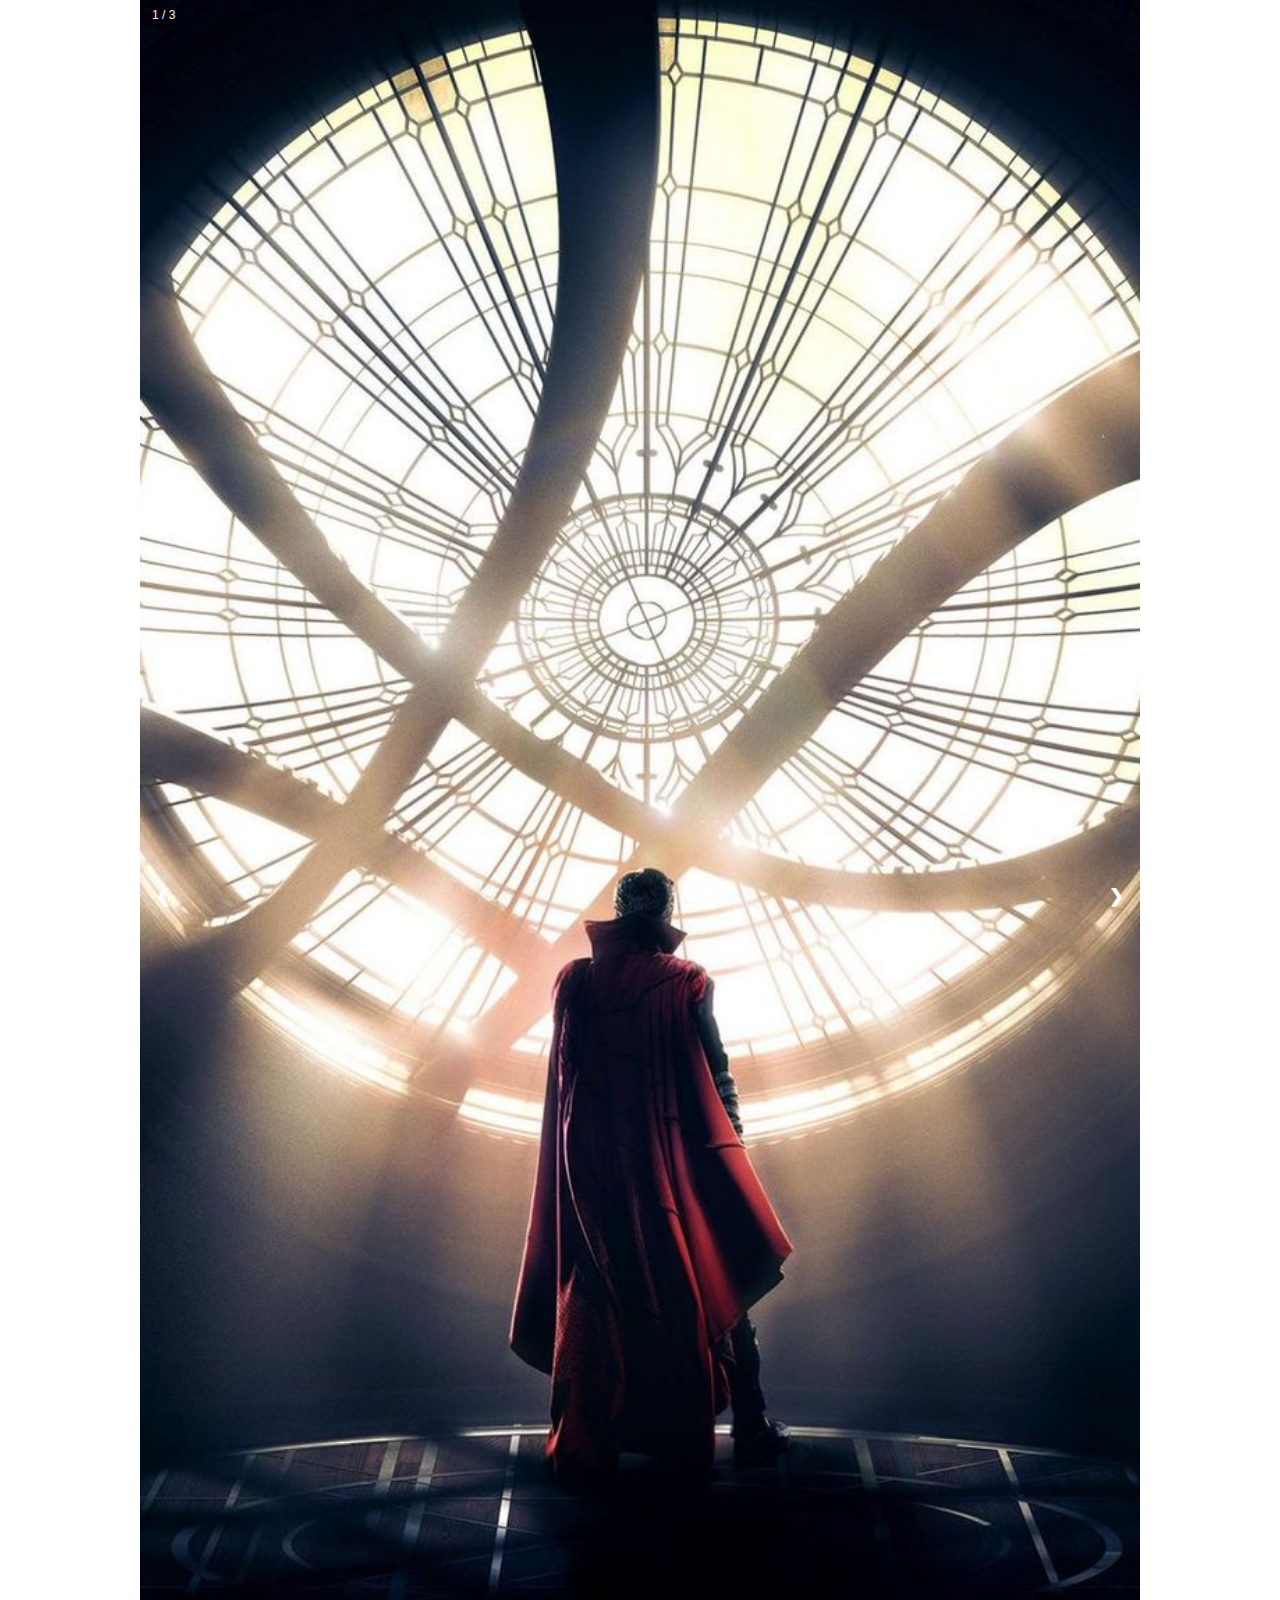
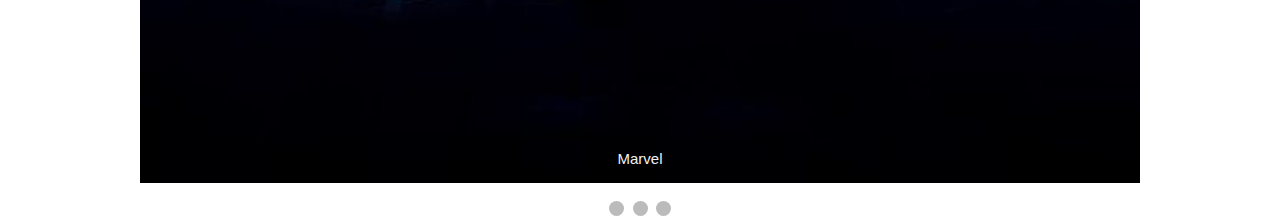
<file: action.html>
<!DOCTYPE html>
<html>

<head>
    <meta name="viewport" content="width=device-width, initial-scale=1">
    <style>
        * {
            box-sizing: border-box
        }
        
        body {
            font-family: Verdana, sans-serif;
            margin: 0
        }
        
        .mySlides {
            display: none
        }
        
        img {
            vertical-align: middle;
        }
        /* Slideshow container */
        
        .slideshow-container {
            max-width: 1000px;
            position: relative;
            margin: auto;
        }
        /* Next & previous buttons */
        
        .prev,
        .next {
            cursor: pointer;
            position: absolute;
            top: 50%;
            width: auto;
            padding: 16px;
            margin-top: -22px;
            color: white;
            font-weight: bold;
            font-size: 18px;
            transition: 0.6s ease;
            border-radius: 0 3px 3px 0;
            user-select: none;
        }
        /* Position the "next button" to the right */
        
        .next {
            right: 0;
            border-radius: 3px 0 0 3px;
        }
        /* On hover, add a black background color with a little bit see-through */
        
        .prev:hover,
        .next:hover {
            background-color: rgba(0, 0, 0, 0.8);
        }
        /* Caption text */
        
        .text {
            color: #f2f2f2;
            font-size: 15px;
            padding: 8px 12px;
            position: absolute;
            bottom: 8px;
            width: 100%;
            text-align: center;
        }
        /* Number text (1/3 etc) */
        
        .numbertext {
            color: #f2f2f2;
            font-size: 12px;
            padding: 8px 12px;
            position: absolute;
            top: 0;
        }
        /* The dots/bullets/indicators */
        
        .dot {
            cursor: pointer;
            height: 15px;
            width: 15px;
            margin: 0 2px;
            background-color: #bbb;
            border-radius: 50%;
            display: inline-block;
            transition: background-color 0.6s ease;
        }
        
        .active,
        .dot:hover {
            background-color: #717171;
        }
        /* Fading animation */
        
        .fade {
            animation-name: fade;
            animation-duration: 1.5s;
        }
        
        @keyframes fade {
            from {
                opacity: .4
            }
            to {
                opacity: 1
            }
        }
        /* On smaller screens, decrease text size */
        
        @media only screen and (max-width: 300px) {
            .prev,
            .next,
            .text {
                font-size: 11px
            }
        }
    </style>
</head>

<body>

    <div class="slideshow-container">

        <div class="mySlides fade">
            <div class="numbertext">1 / 3</div>
            <img src="img/Marvel.jpeg" style="width:100%">
            <div class="text">Marvel</div>
        </div>

        <div class="mySlides fade">
            <div class="numbertext">2 / 3</div>
            <img src="img/BirdsOfPrey.jpeg" style="width:100%">
            <div class="text">Birds Of Prey</div>
        </div>

        <div class="mySlides fade">
            <div class="numbertext">3 / 3</div>
            <img src="img/6.jpg" style="width:100%">
            <div class="text">Dog Shark</div>
        </div>

        <a class="prev" onclick="plusSlides(-1)">❮</a>
        <a class="next" onclick="plusSlides(1)">❯</a>

    </div>
    <br>

    <div style="text-align:center">
        <span class="dot" onclick="currentSlide(1)"></span>
        <span class="dot" onclick="currentSlide(2)"></span>
        <span class="dot" onclick="currentSlide(3)"></span>
    </div>

    <script>
        let slideIndex = 0;
        showSlides();

        function showSlides() {
            let i;
            let slides = document.getElementsByClassName("mySlides");
            for (i = 0; i < slides.length; i++) {
                slides[i].style.display = "none";
            }
            slideIndex++;
            if (slideIndex > slides.length) {
                slideIndex = 1
            }
            slides[slideIndex - 1].style.display = "block";
            setTimeout(showSlides, 2000); // Change image every 2 seconds
        }
    </script>

</body>

</html>
</file>
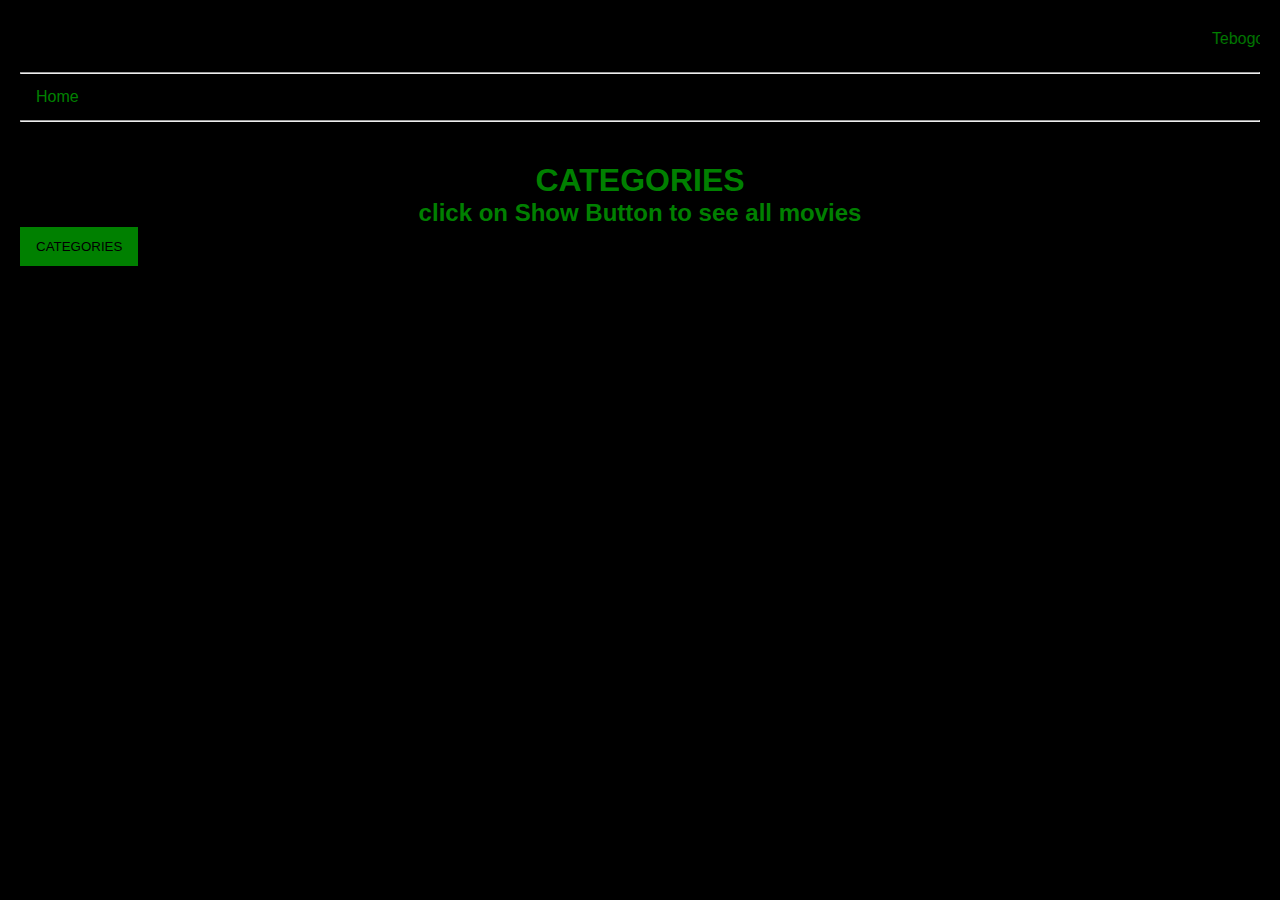
<file: category.html>
<!DOCTYPE html>
<html>

<head>
    <meta name="viewport" content="width=device-width, initial-scale=1.0">
    <meta charset='utf-8'>
    <title>NetAddiction</title>
    <link rel="stylesheet" href="css/Styles.css" />
    <script src="js/scriptT.js"></script>

</head>

<div class="c2">
    <marquee>
        <p>Tebogo Rose Mokokong</p>
    </marquee>
</div>

<body>
    <header>
        <div class="nav">
            <hr/>
            <nav>

                <ul>
                    <li><a href="index.html">Home</a></li>

                </ul>

            </nav>
            <hr/>
        </div>
        <h1 class="headh1">CATEGORIES</h1>
        <h2 class="headh1">click on Show Button to see all movies</h2>

        <button class="nbtn" onclick="filterSelection('all')">CATEGORIES</button>

    </header>


    <!-- movie upload code  -->
    <div class="cards">
        <a href="comedy.html" download>
            <div class="row">
                <div class="column nature">
                    <div class="content">
                        <img src="img/MrAndMrsSmith.jpeg" alt="Mountains" style="width:100%">
                        <h4>COMEDY</h4>

                    </div>
        </a>
        </div>
        <a href="horror.html" download>
            <div class="column nature">
                <div class="content">
                    <img src="img/HarryPotter.jpeg" alt="Lights" style="width:100%">
                    <h4>HORROR</h4>
                </div>
            </div>
            <a href="action.html" download>
                <div class="column nature">
                    <div class="content">
                        <img src="img/Marvel.jpeg" alt="Nature" style="width:100%">
                        <h4>ACTION</h4>
                    </div>
                </div>
                </div>

</body>

<footer>

</footer>

</html>
</file>
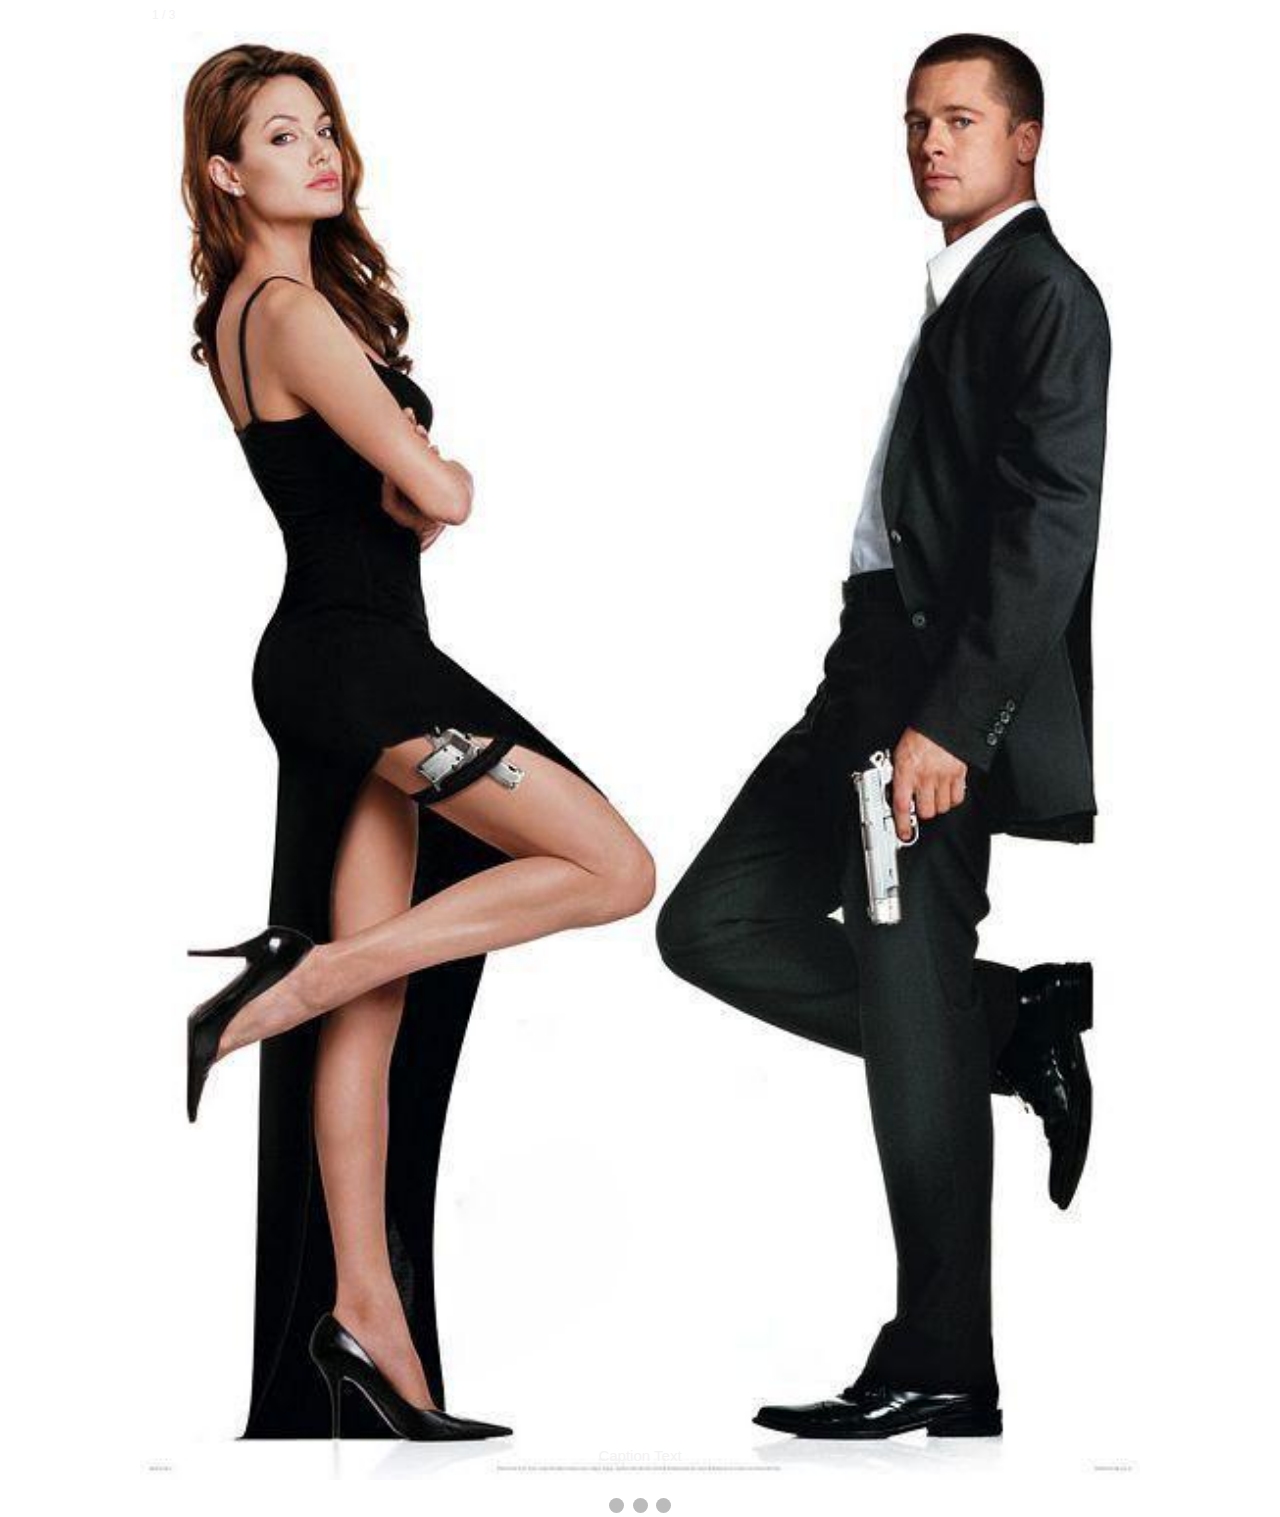
<file: comedy.html>
<!DOCTYPE html>
<html>

<head>
    <meta name="viewport" content="width=device-width, initial-scale=1">
    <style>
        * {
            box-sizing: border-box
        }
        
        body {
            font-family: Verdana, sans-serif;
            margin: 0
        }
        
        .mySlides {
            display: none
        }
        
        img {
            vertical-align: middle;
        }
        /* Slideshow container */
        
        .slideshow-container {
            max-width: 1000px;
            position: relative;
            margin: auto;
        }
        /* Next & previous buttons */
        
        .prev,
        .next {
            cursor: pointer;
            position: absolute;
            top: 50%;
            width: auto;
            padding: 16px;
            margin-top: -22px;
            color: white;
            font-weight: bold;
            font-size: 18px;
            transition: 0.6s ease;
            border-radius: 0 3px 3px 0;
            user-select: none;
        }
        /* Position the "next button" to the right */
        
        .next {
            right: 0;
            border-radius: 3px 0 0 3px;
        }
        /* On hover, add a black background color with a little bit see-through */
        
        .prev:hover,
        .next:hover {
            background-color: rgba(0, 0, 0, 0.8);
        }
        /* Caption text */
        
        .text {
            color: #f2f2f2;
            font-size: 15px;
            padding: 8px 12px;
            position: absolute;
            bottom: 8px;
            width: 100%;
            text-align: center;
        }
        /* Number text (1/3 etc) */
        
        .numbertext {
            color: #f2f2f2;
            font-size: 12px;
            padding: 8px 12px;
            position: absolute;
            top: 0;
        }
        /* The dots/bullets/indicators */
        
        .dot {
            cursor: pointer;
            height: 15px;
            width: 15px;
            margin: 0 2px;
            background-color: #bbb;
            border-radius: 50%;
            display: inline-block;
            transition: background-color 0.6s ease;
        }
        
        .active,
        .dot:hover {
            background-color: #717171;
        }
        /* Fading animation */
        
        .fade {
            animation-name: fade;
            animation-duration: 1.5s;
        }
        
        @keyframes fade {
            from {
                opacity: .4
            }
            to {
                opacity: 1
            }
        }
        /* On smaller screens, decrease text size */
        
        @media only screen and (max-width: 300px) {
            .prev,
            .next,
            .text {
                font-size: 11px
            }
        }
    </style>
</head>

<body>

    <div class="slideshow-container">

        <div class="mySlides fade">
            <div class="numbertext">1 / 3</div>
            <img src="img/MrAndMrsSmith.jpeg" style="width:100%">
            <div class="text">Caption Text</div>
        </div>

        <div class="mySlides fade">
            <div class="numbertext">2 / 3</div>
            <img src="img/KissingBooth.jpeg" style="width:100%">
            <div class="text">Caption Two</div>
        </div>

        <div class="mySlides fade">
            <div class="numbertext">3 / 3</div>
            <img src="img/Moana.jpeg" style="width:100%">
            <div class="text">Caption Three</div>
        </div>

        <a class="prev" onclick="plusSlides(-1)">❮</a>
        <a class="next" onclick="plusSlides(1)">❯</a>

    </div>
    <br>

    <div style="text-align:center">
        <span class="dot" onclick="currentSlide(1)"></span>
        <span class="dot" onclick="currentSlide(2)"></span>
        <span class="dot" onclick="currentSlide(3)"></span>
    </div>

    <script>
        let slideIndex = 0;
        showSlides();

        function showSlides() {
            let i;
            let slides = document.getElementsByClassName("mySlides");
            for (i = 0; i < slides.length; i++) {
                slides[i].style.display = "none";
            }
            slideIndex++;
            if (slideIndex > slides.length) {
                slideIndex = 1
            }
            slides[slideIndex - 1].style.display = "block";
            setTimeout(showSlides, 2000); // Change image every 2 seconds
        }
    </script>

</body>

</html>
</file>
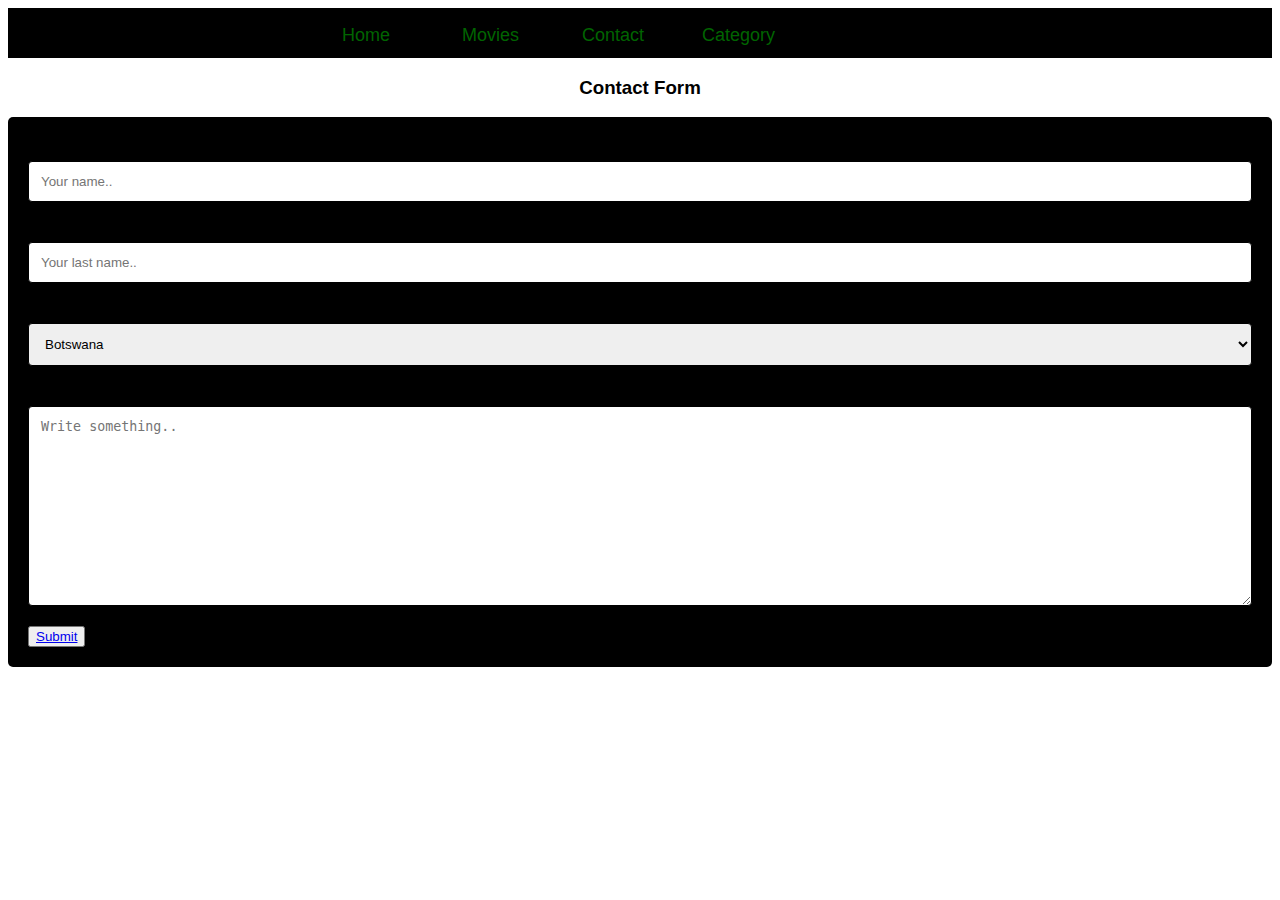
<file: contact.html>
<!DOCTYPE html>
<html>

<head>
    <meta name="viewport" content="width=device-width, initial-scale=1">
    <meta charset='utf-8'>
    <title>NetAddiction</title>
    <link rel="stylesheet" href="css/contact.css" />
    <script src="js/script.js"></script>
    <style>
        body {
            font-family: Arial, Helvetica, sans-serif;
        }
        
        * {
            box-sizing: border-box;
        }
        
        input[type=text],
        select,
        textarea {
            width: 100%;
            padding: 12px;
            border: 1px solid #000;
            border-radius: 4px;
            box-sizing: border-box;
            margin-top: 6px;
            margin-bottom: 16px;
            resize: vertical;
        }
        
        input[type=submit] {
            background-color: DarkGreen;
            color: black;
            padding: 12px 20px;
            border: none;
            border-radius: 4px;
            cursor: pointer;
        }
        
        input[type=submit]:hover {
            background-color: DarkGreen;
        }
        
        .container {
            border-radius: 5px;
            background-color: Black;
            padding: 20px;
        }
    </style>
</head>

<header>
    <div class="header">

        <ul>
            <li><a href="index.html">Home</a></li>
            <li><a href="movies.html">Movies</a></li>
            <li><a href="contact.html">Contact</a></li>
            <li><a href="category.html">Category</a></li>
        </ul>
    </div>

</header>


<body>

    <Center>
        <h3>Contact Form</h3>
    </Center>

    <div class="container">
        <form action="/action_page.php">
            <label for="fname">First Name</label>
            <input type="text" id="fname" name="firstname" placeholder="Your name..">

            <label for="lname">Last Name</label>
            <input type="text" id="lname" name="lastname" placeholder="Your last name..">

            <label for="country">Country</label>
            <select id="country" name="country">
      <option value="australia">Botswana</option>
      <option value="canada">South Africa</option>
      <option value="usa">Zimbabwe</option>
    </select>

            <label for="subject">Subject</label>
            <textarea id="subject" name="subject" placeholder="Write something.." style="height:200px"></textarea>

            <button>
                <a input type="submit" value="Submit" href="ThankYou.html">Submit</a>
            </button>
        </form>
    </div>

</body>

</html>
</file>
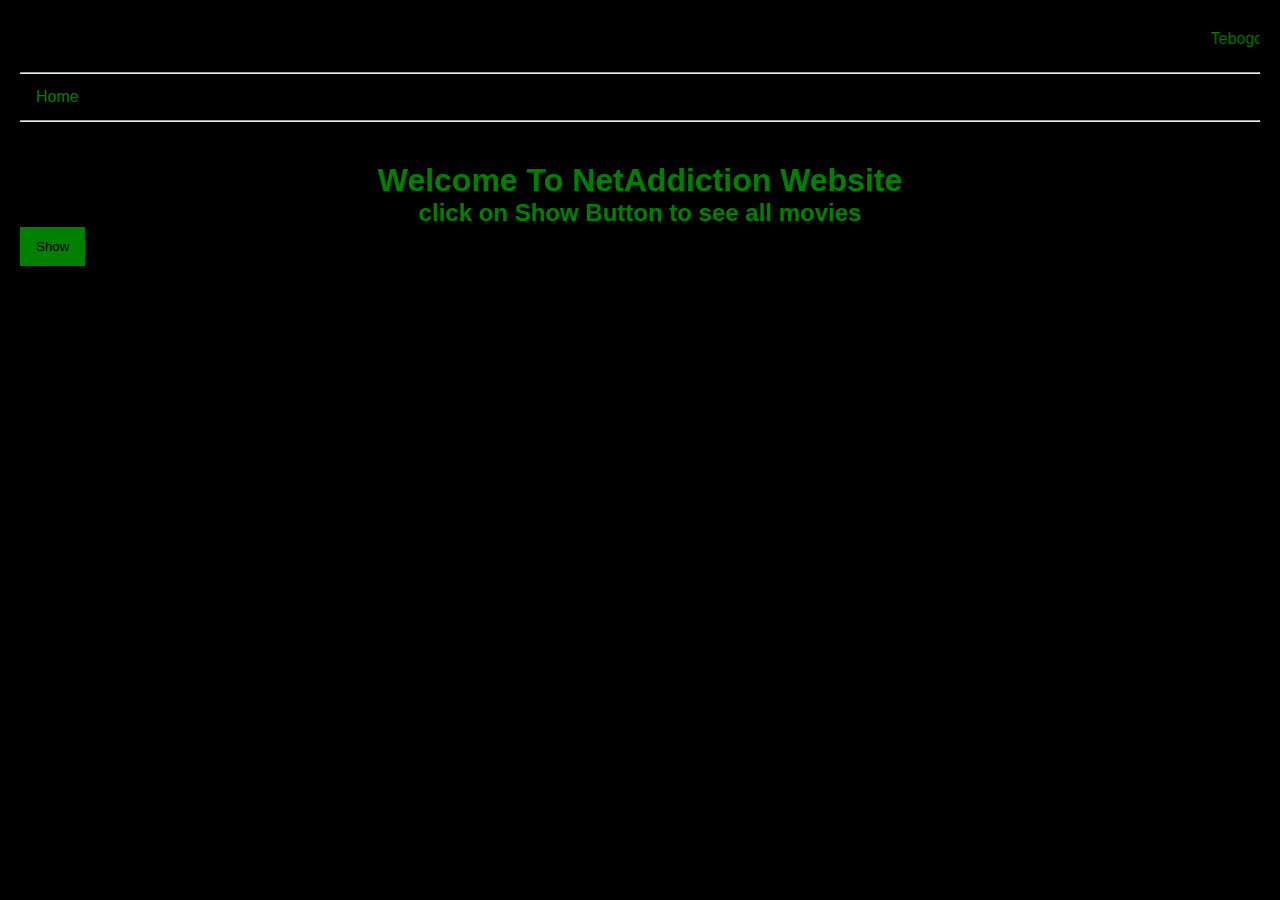
<file: home.html>
<!DOCTYPE html>
<html>

<head>
    <meta name="viewport" content="width=device-width, initial-scale=1.0">
    <meta charset='utf-8'>
    <title>NetAddiction</title>
    <link rel="stylesheet" href="css/Styles.css" />
    <script src="js/scriptT.js"></script>

</head>

<div class="c2">
    <marquee>
        <p>Tebogo Rose Mokokong</p>
    </marquee>
</div>

<body>
    <header>
        <div class="nav">
            <hr/>
            <nav>

                <ul>
                    <li><a href="index.html">Home</a></li>

                </ul>

            </nav>
            <hr/>
        </div>
        <h1 class="headh1">Welcome To NetAddiction Website</h1>
        <h2 class="headh1">click on Show Button to see all movies</h2>

        <button class="nbtn" onclick="filterSelection('all')">Show</button>

    </header>


    <!-- movie upload code  -->
    <div class="cards">
        <a href="movies/Evil Dead 2013.mp4" download>
            <div class="row">
                <div class="column nature">
                    <div class="content">
                        <img src="img/1.jpg" alt="Mountains" style="width:100%">
                        <h4>Evil Dead 2013</h4>

                    </div>
        </a>
        </div>
        <a href="movies/Annabelle Creation (2017).mkv" download>
            <div class="column nature">
                <div class="content">
                    <img src="img/2.jpg" alt="Lights" style="width:100%">
                    <h4>Annabelle Creation (2017)</h4>
                </div>
            </div>
            <a href="movies/Insidious The Last Key (2018).mkv" download>
                <div class="column nature">
                    <div class="content">
                        <img src="img/3.jpg" alt="Nature" style="width:100%">
                        <h4>Insidious The Last Key (2018)</h4>
                    </div>
                </div>
                <a href="movies/The Conjuring 2 2016.mkv" download>
                    <div class="column cars">
                        <div class="content">
                            <img src="img/4.jpg" alt="Car" style="width:100%">
                            <h4>The Conjuring 2 2016</h4>
                        </div>
                    </div>
                    <a href="movies/dawn of justice.mkv" download>
                        <div class="column cars">
                            <div class="content">
                                <img src="img/5.jpg" alt="Car" style="width:100%">
                                <h4>Dawn of Justice</h4>
                            </div>
                        </div>
                        <a href="movies/Suicide Squad.mkv" download>
                            <div class="column cars">
                                <div class="content">
                                    <img src="img/6.jpg" alt="Car" style="width:100%">
                                    <h4>Suicide Squad</h4>
                                </div>
                            </div>
                            <a href="movies/John.Wick1.mkv" download>
                                <div class="column people">
                                    <div class="content">
                                        <img src="img/7.jpg" alt="People" style="width:100%" download>
                                        <h4>John Wick Chapter 1</h4>
                                    </div>
                                    <a href="img/John.Wick2.mkv" download>
                                </div>
                                <div class="column people">
                                    <div class="content">
                                        <img src="img/8.jpg" alt="People" style="width:100%">
                                        <h4>John Wick Chapter 2</h4>
                                    </div>
                                </div>
                                <a href="img/John.Wick.3.mkv" download>
                                    <div class="column people">
                                        <div class="content">
                                            <img src="img/9.jpg" alt="People" style="width:100%">
                                            <h4>John Wick Chapter 3</h4>
                                        </div>
                                    </div>
                                    <a href="movies/lost in space s1.rar" download>
                                        <div class="column people">
                                            <div class="content">
                                                <img src="img/10.jpg" alt="People" style="width:100%">
                                                <h4>Lost In Space S1</h4>
                                            </div>
                                        </div>
                                        <a href="movies/lost in space s2.rar" download>
                                            <div class="column people">
                                                <div class="content">
                                                    <img src="img/10.jpg" alt="People" style="width:100%">
                                                    <h4>Lost In Space S2</h4>
                                                </div>
                                            </div>
                                            <a href="movies/Pacific.Rim.2013.mkv" download>
                                                <div class="column people">
                                                    <div class="content">
                                                        <img src="img/11.jpg" alt="People" style="width:100%">
                                                        <h4>Pacific Rim 2013</h4>
                                                    </div>
                                                </div>
                                                <a href="movies/Pacific.Rim.2013.mkv" download>
                                                    <div class="column people">
                                                        <div class="content">
                                                            <img src="img/12.jpg" alt="People" style="width:100%">
                                                            <h4>Pacific Rim Uprising 2017</h4>
                                                        </div>
                                                    </div>

                                                    <!-- END GRID -->
                                                    </div>


                                                    <!-- <footer>
    <div>
    </div>
  </footer> -->
</body>

</html>
</file>
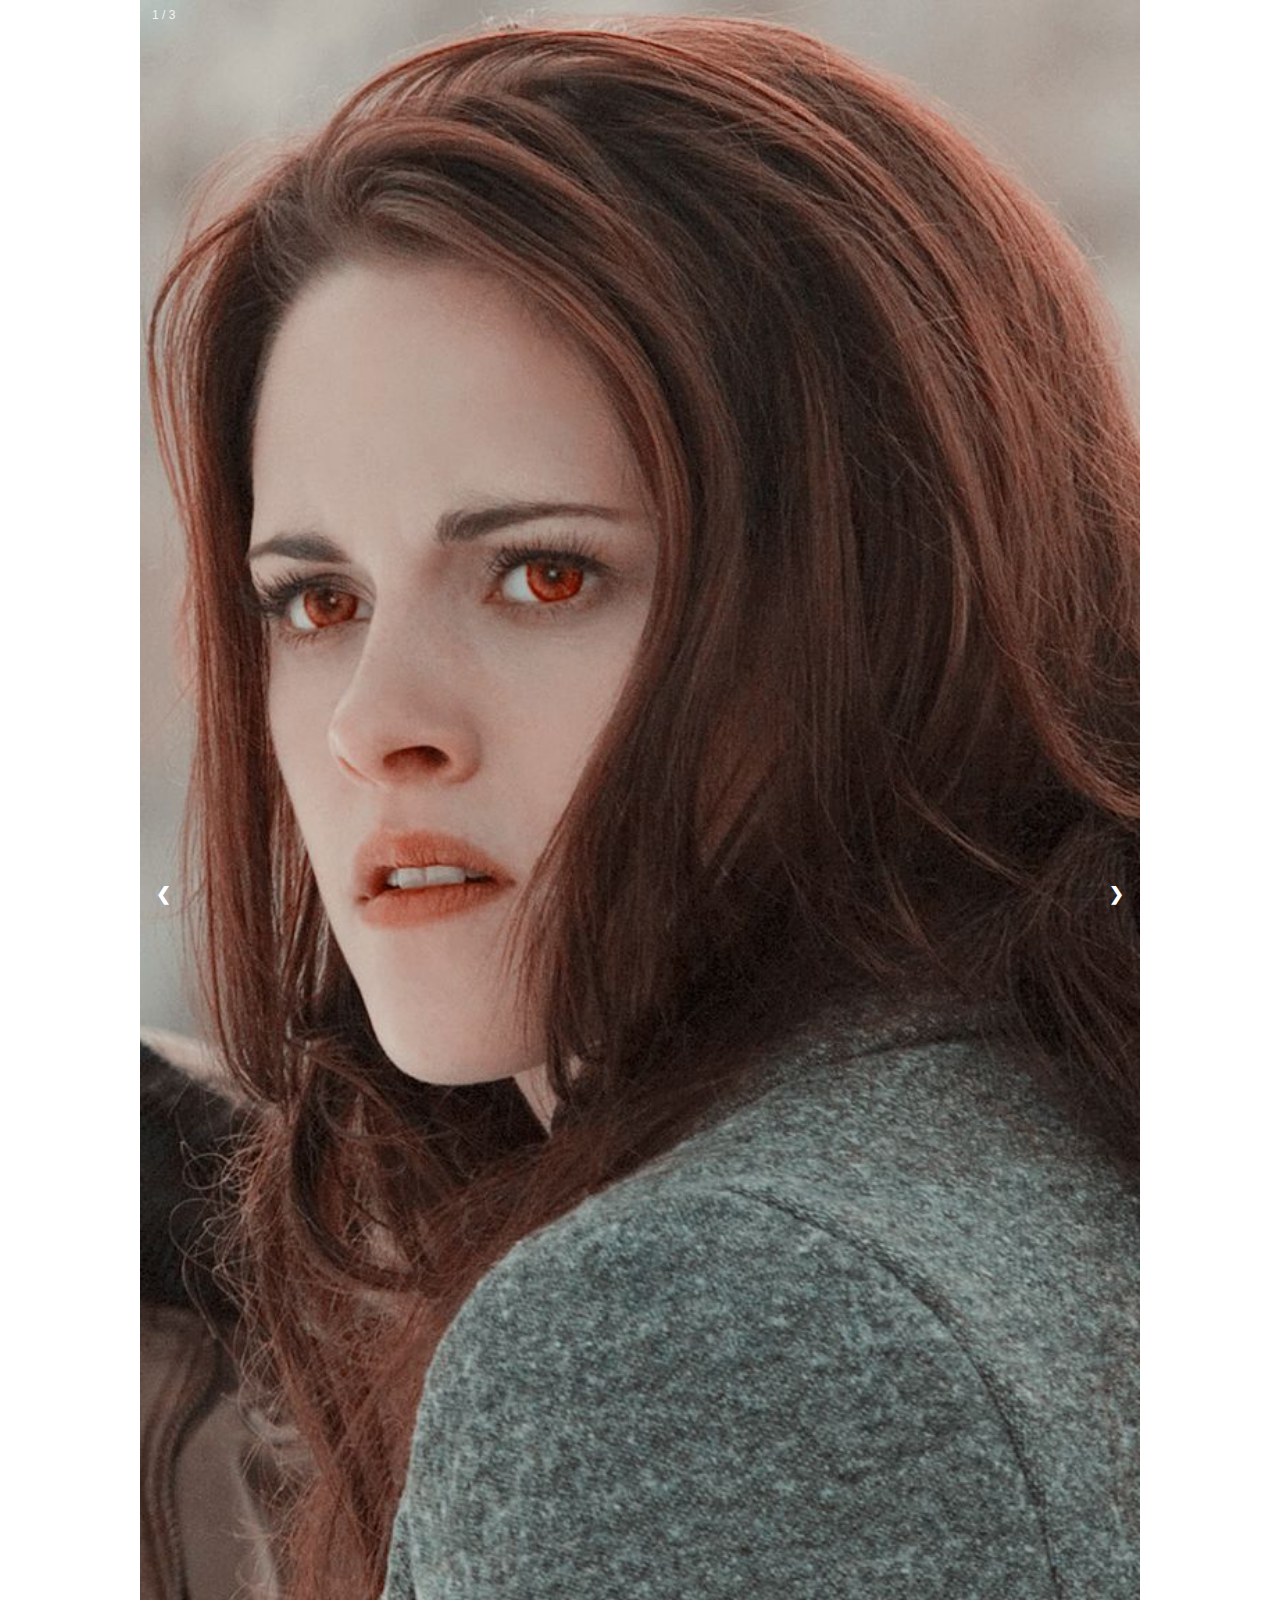
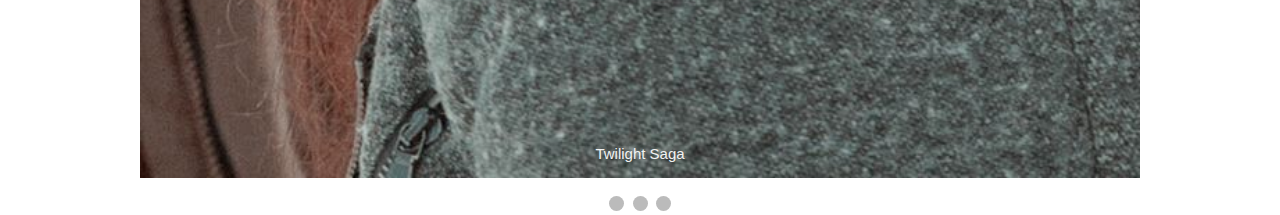
<file: horror.html>
<!DOCTYPE html>
<html>

<head>
    <meta name="viewport" content="width=device-width, initial-scale=1">
    <style>
        * {
            box-sizing: border-box
        }
        
        body {
            font-family: Verdana, sans-serif;
            margin: 0
        }
        
        .mySlides {
            display: none
        }
        
        img {
            vertical-align: middle;
        }
        /* Slideshow container */
        
        .slideshow-container {
            max-width: 1000px;
            position: relative;
            margin: auto;
        }
        /* Next & previous buttons */
        
        .prev,
        .next {
            cursor: pointer;
            position: absolute;
            top: 50%;
            width: auto;
            padding: 16px;
            margin-top: -22px;
            color: white;
            font-weight: bold;
            font-size: 18px;
            transition: 0.6s ease;
            border-radius: 0 3px 3px 0;
            user-select: none;
        }
        /* Position the "next button" to the right */
        
        .next {
            right: 0;
            border-radius: 3px 0 0 3px;
        }
        /* On hover, add a black background color with a little bit see-through */
        
        .prev:hover,
        .next:hover {
            background-color: rgba(0, 0, 0, 0.8);
        }
        /* Caption text */
        
        .text {
            color: #f2f2f2;
            font-size: 15px;
            padding: 8px 12px;
            position: absolute;
            bottom: 8px;
            width: 100%;
            text-align: center;
        }
        /* Number text (1/3 etc) */
        
        .numbertext {
            color: #f2f2f2;
            font-size: 12px;
            padding: 8px 12px;
            position: absolute;
            top: 0;
        }
        /* The dots/bullets/indicators */
        
        .dot {
            cursor: pointer;
            height: 15px;
            width: 15px;
            margin: 0 2px;
            background-color: #bbb;
            border-radius: 50%;
            display: inline-block;
            transition: background-color 0.6s ease;
        }
        
        .active,
        .dot:hover {
            background-color: #717171;
        }
        /* Fading animation */
        
        .fade {
            animation-name: fade;
            animation-duration: 1.5s;
        }
        
        @keyframes fade {
            from {
                opacity: .4
            }
            to {
                opacity: 1
            }
        }
        /* On smaller screens, decrease text size */
        
        @media only screen and (max-width: 300px) {
            .prev,
            .next,
            .text {
                font-size: 11px
            }
        }
    </style>
</head>

<body>

    <div class="slideshow-container">

        <div class="mySlides fade">
            <div class="numbertext">1 / 3</div>
            <img src="img/TwilightSaga.jpeg" style="width:100%">
            <div class="text">Twilight Saga</div>
        </div>

        <div class="mySlides fade">
            <div class="numbertext">2 / 3</div>
            <img src="img/HarryPotter.jpeg" style="width:100%">
            <div class="text">Harry Potter</div>
        </div>

        <div class="mySlides fade">
            <div class="numbertext">3 / 3</div>
            <img src="img/Malificent.jpeg" style="width:100%">
            <div class="text">Malificent</div>
        </div>

        <a class="prev" onclick="plusSlides(-1)">❮</a>
        <a class="next" onclick="plusSlides(1)">❯</a>

    </div>
    <br>

    <div style="text-align:center">
        <span class="dot" onclick="currentSlide(1)"></span>
        <span class="dot" onclick="currentSlide(2)"></span>
        <span class="dot" onclick="currentSlide(3)"></span>
    </div>

    <script>
        let slideIndex = 0;
        showSlides();

        function showSlides() {
            let i;
            let slides = document.getElementsByClassName("mySlides");
            for (i = 0; i < slides.length; i++) {
                slides[i].style.display = "none";
            }
            slideIndex++;
            if (slideIndex > slides.length) {
                slideIndex = 1
            }
            slides[slideIndex - 1].style.display = "block";
            setTimeout(showSlides, 2000); // Change image every 2 seconds
        }
    </script>

</body>

</html>
</file>
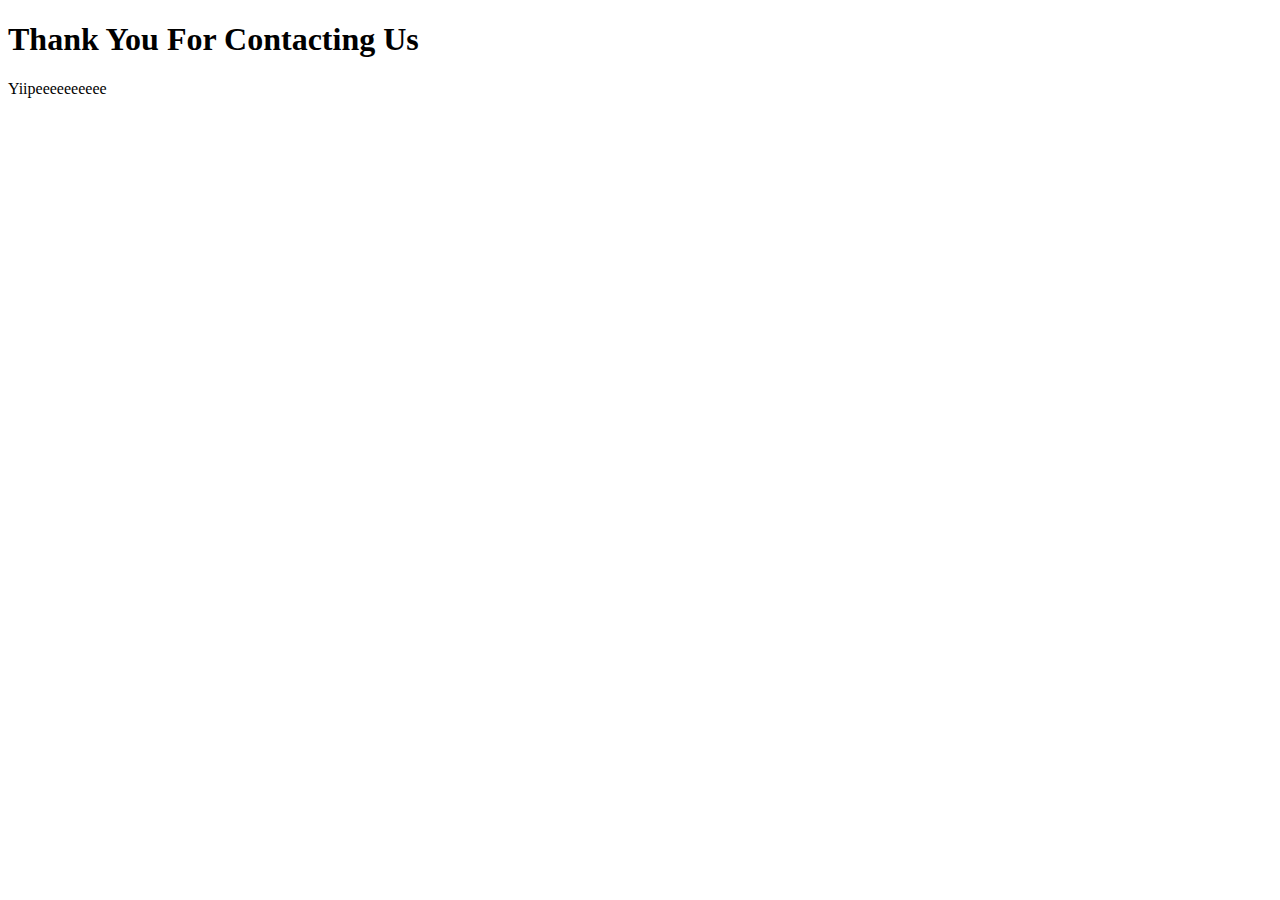
<file: ThankYou.html>
<!DOCTYPE html>
<html>

<head>
    <meta name="viewport" content="width=device-width, initial-scale=1.0">
    <meta charset='utf-8'>
    <title>NetAddiction</title>
</head>

<body>
    <h1>Thank You For Contacting Us</h1>
    <p>Yiipeeeeeeeeee</p>
</body>

</html>
</file>
<file: css/Styles.css>
* {
    margin: 0;
    padding: 0;
    box-sizing: border-box;
}

body {
    background-color: black;
    padding: 20px;
    font-family: Arial;
}

h1,
h2 {
    color: green;
    text-align: center;
}

nav {
    color: green
}


/* 
  p1{
   text-align: center;
   color: green;
  } */

.upspace {
    padding-top: 150px;
}

.card {
    align-content: center;
    border-radius: 50%;
}

.container {
    position: relative;
    width: 30%;
    display: block;
    margin-left: auto;
    margin-right: auto;
    width: 30%;
    border-radius: 70%
}

.image {
    display: block;
    width: 100%;
    height: auto;
    border-radius: 70%
}

.overlay {
    position: absolute;
    top: 0;
    bottom: 0;
    left: 0;
    right: 0;
    height: 100%;
    width: 100%;
    opacity: 0;
    transition: .5s ease;
    background-color: green;
}

.container:hover .overlay {
    opacity: 1;
    border-radius: 70%
}

.text {
    color: white;
    font-size: 20px;
    position: absolute;
    top: 50%;
    left: 50%;
    transform: translate(-50%, -50%);
    -ms-transform: translate(-50%, -50%);
}

ul {
    list-style-type: none;
    margin: 0;
    padding: 0;
    overflow: hidden;
    background-color: black;
}

li {
    float: left;
}

li a {
    display: block;
    color: green;
    text-align: center;
    padding: 14px 16px;
    text-decoration: none;
}

li a:hover {
    background-color: white;
}


/* Center website */

.main {
    max-width: 1000px;
    margin: auto;
}

.row {
    margin: 8px -16px;
}


/* Add padding BETWEEN each column (if you want) */

.row,
.row>.column {
    padding: 8px;
}


/* Create three equal columns that floats next to each other */

.column {
    float: left;
    width: 33.33%;
    display: none;
    padding: 20px;
    /* Hide columns by default */
}


/* Clear floats after rows */

.row:after {
    content: "";
    display: table;
    clear: both;
}


/* Content */

.content {
    background-color: white;
    padding: 10px;
}


/* The "show" class is added to the filtered elements */

.show {
    display: block;
}


/* Style the buttons */

.nbtn {
    border: none;
    outline: none;
    padding: 12px 16px;
    background-color: green;
    text-align: center;
    position: center;
}

button {
    margin: auto;
}

button:hover {
    background-color: balck;
    color: white;
}


/* Add a dark background color to the active button */

.btn.active {
    background-color: green;
    color: black;
    padding-left: 50px;
    width: 100%;
}

.showbtn {
    padding-left: 80px;
}


/*code changes by {SD} is from here*/

.headh1 {
    text-align: center;
}

.c2 {
    text-align: center;
    padding-bottom: 20px;
    color: green;
    text-align: center;
    padding-top: 10px;
}

header h1 {
    margin-top: 40px;
}

h4 {
    text-align: center;
    text-transform: capitalize;
}


/* .cards .column nature{
  box-shadow: 2px 2px 4px green;
} */
</file>
<file: css/contact.css>
/* Style inputs with type="text", select elements and textareas */

input[type=text],
select,
textarea {
    width: 100%;
    /* Full width */
    padding: 12px;
    /* Some padding */
    border: 1px solid #ccc;
    /* Gray border */
    border-radius: 4px;
    /* Rounded borders */
    box-sizing: border-box;
    /* Make sure that padding and width stays in place */
    margin-top: 6px;
    /* Add a top margin */
    margin-bottom: 16px;
    /* Bottom margin */
    resize: vertical/* Allow the user to vertically resize the textarea (not horizontally) */
}


/* Style the submit button with a specific background color etc */

input[type=submit] {
    background-color: #04AA6D;
    color: DarkGreen;
    padding: 12px 20px;
    border: none;
    border-radius: 4px;
    cursor: pointer;
}


/* When moving the mouse over the submit button, add a darker green color */

input[type=submit]:hover {
    background-color: #45a049;
}


/* Add a background color and some padding around the form */

.container {
    border-radius: 5px;
    background-color: DarkGreen;
    padding: 20px;
}


/* Header */

.header {
    border: 1px solid transparent;
    background-color: Black;
    height: 50px;
    position: sticky;
    top: 0;
}

ul {
    float: left;
    cursor: pointer;
}

ul li {
    float: left;
    width: 120px;
    position: relative;
    left: 60%;
    list-style-type: none;
    font-family: Arial, Helvetica, sans-serif;
    font-size: 18px;
    background-color: black;
}

ul li a {
    text-decoration: none;
    color: DarkGreen;
    background-color: Black;
    border: Black solid thick;
}

ul li a:hover {
    background-color: black;
    border: DarkGreen solid thick;
}
</file>
